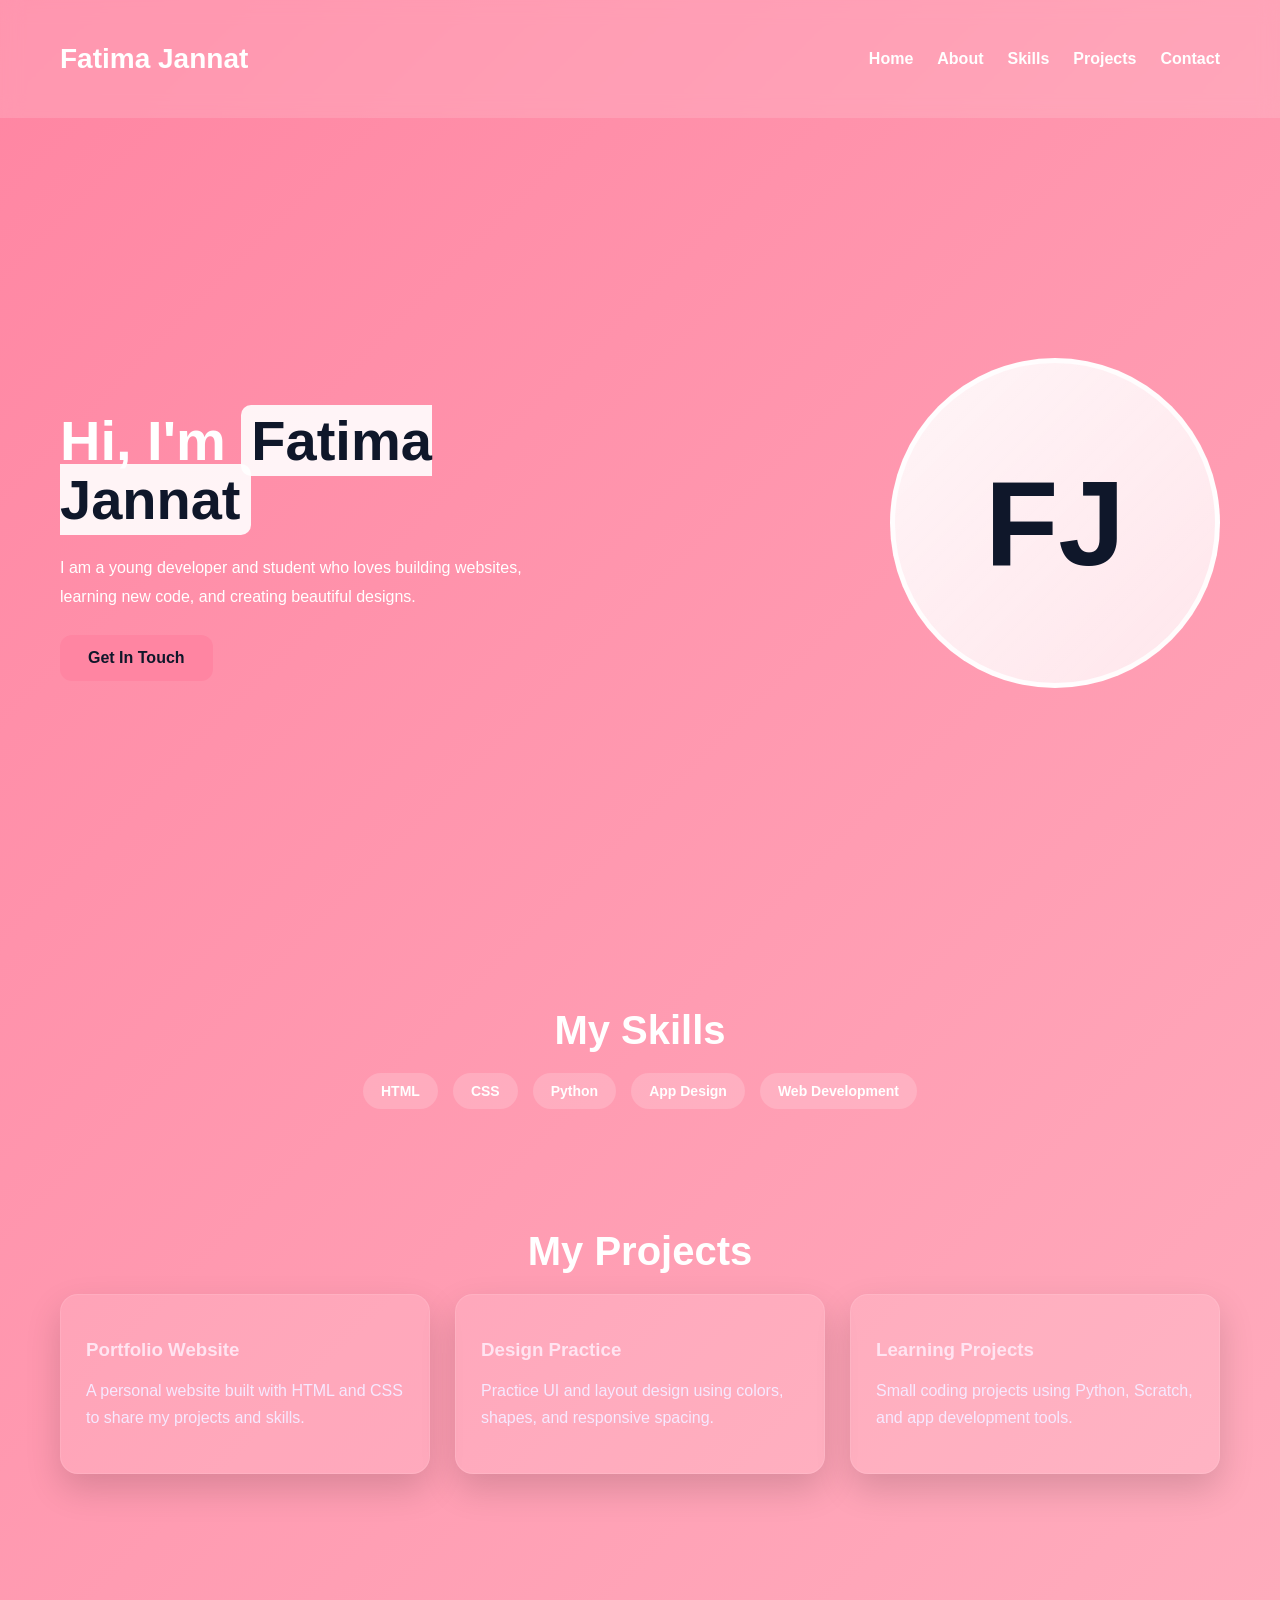
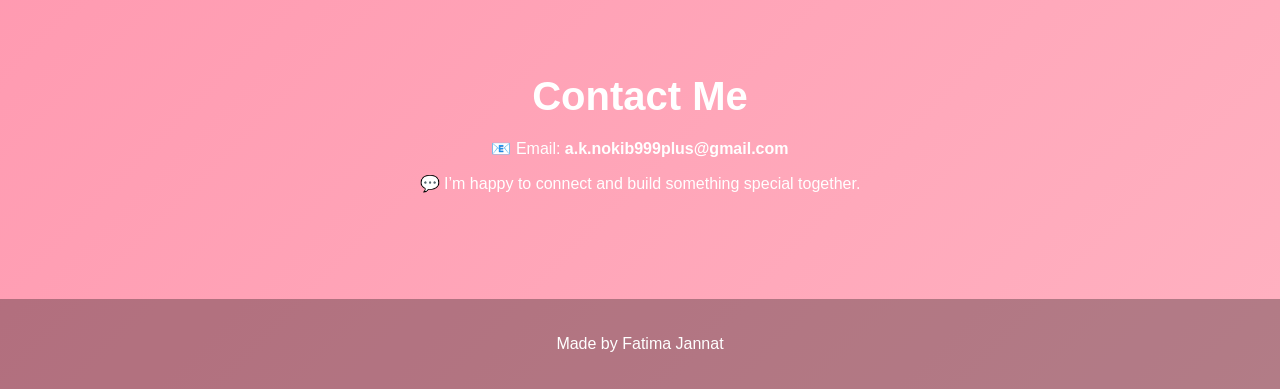
<file: index.html>
<!doctype html>
<html lang="en">
  <head>
    <meta charset="UTF-8" />
    <meta name="viewport" content="width=device-width, initial-scale=1.0" />
    <title>Fatima Jannat - Portfolio</title>
    <link rel="stylesheet" href="style.css" />
  </head>

  <body>
    <header class="navbar">
      <h2 class="logo">Fatima Jannat</h2>

      <ul class="menu">
        <li><a href="index.html">Home</a></li>
        <li><a href="about.html">About</a></li>
        <li><a href="skills.html">Skills</a></li>
        <li><a href="Projects.html">Projects</a></li>
        <li><a href="contact.html">Contact</a></li>
      </ul>
    </header>

    <section class="hero" id="home">
      <div class="hero-text">
        <h1>Hi, I'm <span>Fatima Jannat</span></h1>
        <p>I am a young developer and student who loves building websites, learning new code, and creating beautiful designs.</p>
        <a href="#contact" class="btn">Get In Touch</a>
      </div>

      <div class="hero-img">FJ</div>
    </section>

    <h2 class="section-title" id="skills">My Skills</h2>
    <div class="skills">
      <div class="skill-badge">HTML</div>
      <div class="skill-badge">CSS</div>
      <div class="skill-badge">Python</div>
      <div class="skill-badge">App Design</div>
      <div class="skill-badge">Web Development</div>
    </div>

    <h2 class="section-title" id="projects">My Projects</h2>
    <section class="projects">
      <div class="card">
        <h3>Portfolio Website</h3>
        <p>A personal website built with HTML and CSS to share my projects and skills.</p>
      </div>
      <div class="card">
        <h3>Design Practice</h3>
        <p>Practice UI and layout design using colors, shapes, and responsive spacing.</p>
      </div>
      <div class="card">
        <h3>Learning Projects</h3>
        <p>Small coding projects using Python, Scratch, and app development tools.</p>
      </div>
    </section>

    <section class="contact" id="contact">
      <h2 class="section-title">Contact Me</h2>
      <p>📧 Email: <a href="mailto:a.k.nokib999plus@gmail.com">a.k.nokib999plus@gmail.com</a></p>
      <p>💬 I’m happy to connect and build something special together.</p>
    </section>

    <footer>
      <p>Made by Fatima Jannat</p>
    </footer>
  </body>
</html>
</file>
<file: style.css>
body {
  margin: 0;
  font-family: Arial;
  background: linear-gradient(-45deg, #ffb6c1, #eb79b2, #ffc0cb, #ff85a2);
  background-size: 400% 400%;
  animation: bg 10s infinite;
  color: white;
}

@keyframes bg {
  0% {
    background-position: 0% 50%;
  }
  50% {
    background-position: 100% 50%;
  }
  100% {
    background-position: 0% 50%;
  }
}

.navbar {
  display: flex;
  justify-content: space-between;
  align-items: center;
  padding: 20px 60px;
  background: rgba(255, 255, 255, 0.14);
  backdrop-filter: blur(10px);
  position: sticky;
  top: 0;
  z-index: 10;
}

.logo {
  font-size: 28px;
  font-weight: bold;
  color: white;
}

.menu {
  list-style: none;
  display: flex;
  gap: 24px;
  margin: 0;
  padding: 0;
}

.menu li a {
  color: white;
  text-decoration: none;
  font-weight: 600;
  transition: color 0.3s ease;
}

.menu li a:hover {
  color: #0f172a;
}

.hero {
  display: flex;
  justify-content: space-between;
  align-items: center;
  min-height: 90vh;
  padding: 0 60px;
  gap: 40px;
  flex-wrap: wrap;
}

.hero-text {
  max-width: 520px;
  animation: slideLeft 1.3s ease;
}

.hero-text h1 {
  font-size: 56px;
  margin-bottom: 18px;
  line-height: 1.05;
}

.hero-text h1 span {
  color: #0f172a;
  background: rgba(255, 255, 255, 0.9);
  border-radius: 10px;
  padding: 4px 10px;
}

.hero-text p {
  margin: 24px 0;
  color: white;
  line-height: 1.8;
  max-width: 520px;
}

.btn {
  display: inline-block;
  padding: 14px 28px;
  background: #ffffff;
  color: #0f172a;
  text-decoration: none;
  border-radius: 12px;
  font-weight: bold;
  transition: transform 0.3s ease;
}

.btn:hover {
  transform: scale(1.03);
}

.hero-img {
  width: 320px;
  height: 320px;
  border-radius: 50%;
  border: 5px solid rgba(255, 255, 255, 0.85);
  display: flex;
  align-items: center;
  justify-content: center;
  background: linear-gradient(135deg, rgba(255, 255, 255, 0.9), rgba(255, 255, 255, 0.75));
  font-size: 120px;
  font-weight: bold;
  color: #0f172a;
}

.section-title {
  text-align: center;
  font-size: 40px;
  margin-top: 80px;
  margin-bottom: 20px;
  color: white;
}

.projects {
  display: grid;
  grid-template-columns: repeat(auto-fit, minmax(250px, 1fr));
  gap: 25px;
  padding: 0 60px 60px;
}

.card {
  background: rgba(255, 255, 255, 0.12);
  padding: 25px;
  border-radius: 18px;
  box-shadow: 0 15px 35px rgba(0, 0, 0, 0.15);
  border: 1px solid rgba(255, 255, 255, 0.1);
  transition: transform 0.4s ease, background 0.4s ease;
}

.card:hover {
  transform: translateY(-10px);
  background: rgba(255, 255, 255, 0.22);
}

.card h3 {
  margin-bottom: 14px;
  color: #ffe4f1;
}

.card p {
  color: #f6e9ff;
  line-height: 1.7;
}

.skills {
  display: flex;
  gap: 15px;
  flex-wrap: wrap;
  justify-content: center;
  padding: 0 60px 40px;
}

.skill-badge {
  background: rgba(255, 255, 255, 0.18);
  color: white;
  padding: 10px 18px;
  border-radius: 24px;
  font-weight: 700;
  font-size: 14px;
}

.contact {
  text-align: center;
  padding: 60px 20px;
  color: white;
}

.contact a {
  color: white;
  text-decoration: none;
  font-weight: 700;
}

.contact a:hover {
  text-decoration: underline;
}

@keyframes slideLeft {
  from {
    opacity: 0;
    transform: translateX(-80px);
  }
  to {
    opacity: 1;
    transform: translateX(0);
  }
}

footer {
  text-align: center;
  padding: 20px;
  margin-top: 30px;
  background: rgba(0, 0, 0, 0.3);
}

.dark {
  background: rgb(49, 43, 43) !important;
}
.btn {
  background-color: #ff85a2;
}

.about-section {
  display: flex;
  justify-content: center;
  padding: 40px 20px;
}

.about-box {
  display: flex;
  flex-wrap: wrap;
  gap: 20px;
  background: white;
  color: black;
  padding: 20px;
  border-radius: 15px;
  width: 80%;
  max-width: 900px;
  box-shadow: 0 5px 15px rgba(0, 0, 0, 0.3);
}

.about-box img {
  width: 250px;
  border-radius: 10px;
}

.about-text h1 {
  color: pink;
}

.dark .about-box {
  background: #222;
  color: white;
}

.skills-section {
  text-align: center;
  padding: 40px 20px;
}

.skill {
  width: 70%;
  margin: auto;
  margin-bottom: 20px;
  text-align: left;
}

.bar {
  width: 100%;
  background: #ddd;
  border-radius: 20px;
  overflow: hidden;
}

.progress {
  height: 20px;
  color: white;
  text-align: right;
  padding-right: 10px;
  line-height: 20px;
}

.html {
  width: 60%;
  background: #ff4d6d;
}
.css {
  width: 85%;
  background: #ff85a2;
}
.python {
  width: 95%;
  background: #cf8490;
}
.app {
  width: 90%;
  background: #ff69b4;
}

.dark .bar {
  background: #444;
}

.projects-section {
  text-align: center;
  padding: 40px 20px;
}

.project-grid {
  display: flex;
  flex-wrap: wrap;
  justify-content: center;
  gap: 20px;
  margin-top: 20px;
}

.project-card {
  width: 250px;
  background: white;
  color: black;
  border-radius: 15px;
  overflow: hidden;
  box-shadow: 0 5px 15px rgba(0, 0, 0, 0.3);
  transition: 0.3s;
}

.project-card img {
  width: 100%;
  height: 180px;
  object-fit: cover;
}

.project-card:hover {
  transform: scale(1.05);
}

.project-card h3 {
  color: palevioletred;
}

.dark .project-card {
  background: #222;
  color: white;
}

.contact-section {
  text-align: center;
  padding: 40px 20px;
}

.contact-form {
  width: 60%;
  margin: auto;
  display: flex;
  flex-direction: column;
  gap: 10px;
}

.contact-form input,
.contact-form textarea {
  padding: 10px;
  border: none;
  border-radius: 10px;
  outline: none;
}

.contact-form textarea {
  height: 120px;
}

.contact-form button {
  padding: 10px;
  border: none;
  border-radius: 10px;
  background: palevioletred;
  color: white;
  cursor: pointer;
}

.contact-form button:hover {
  background: hotpink;
}

.dark .contact-form input,
.dark .contact-form textarea {
  background: #333;
  color: white;
}
#f{
  background: rgba(0, 0, 0, 0.3); 
  text-align: justify;
 
}
</file>
